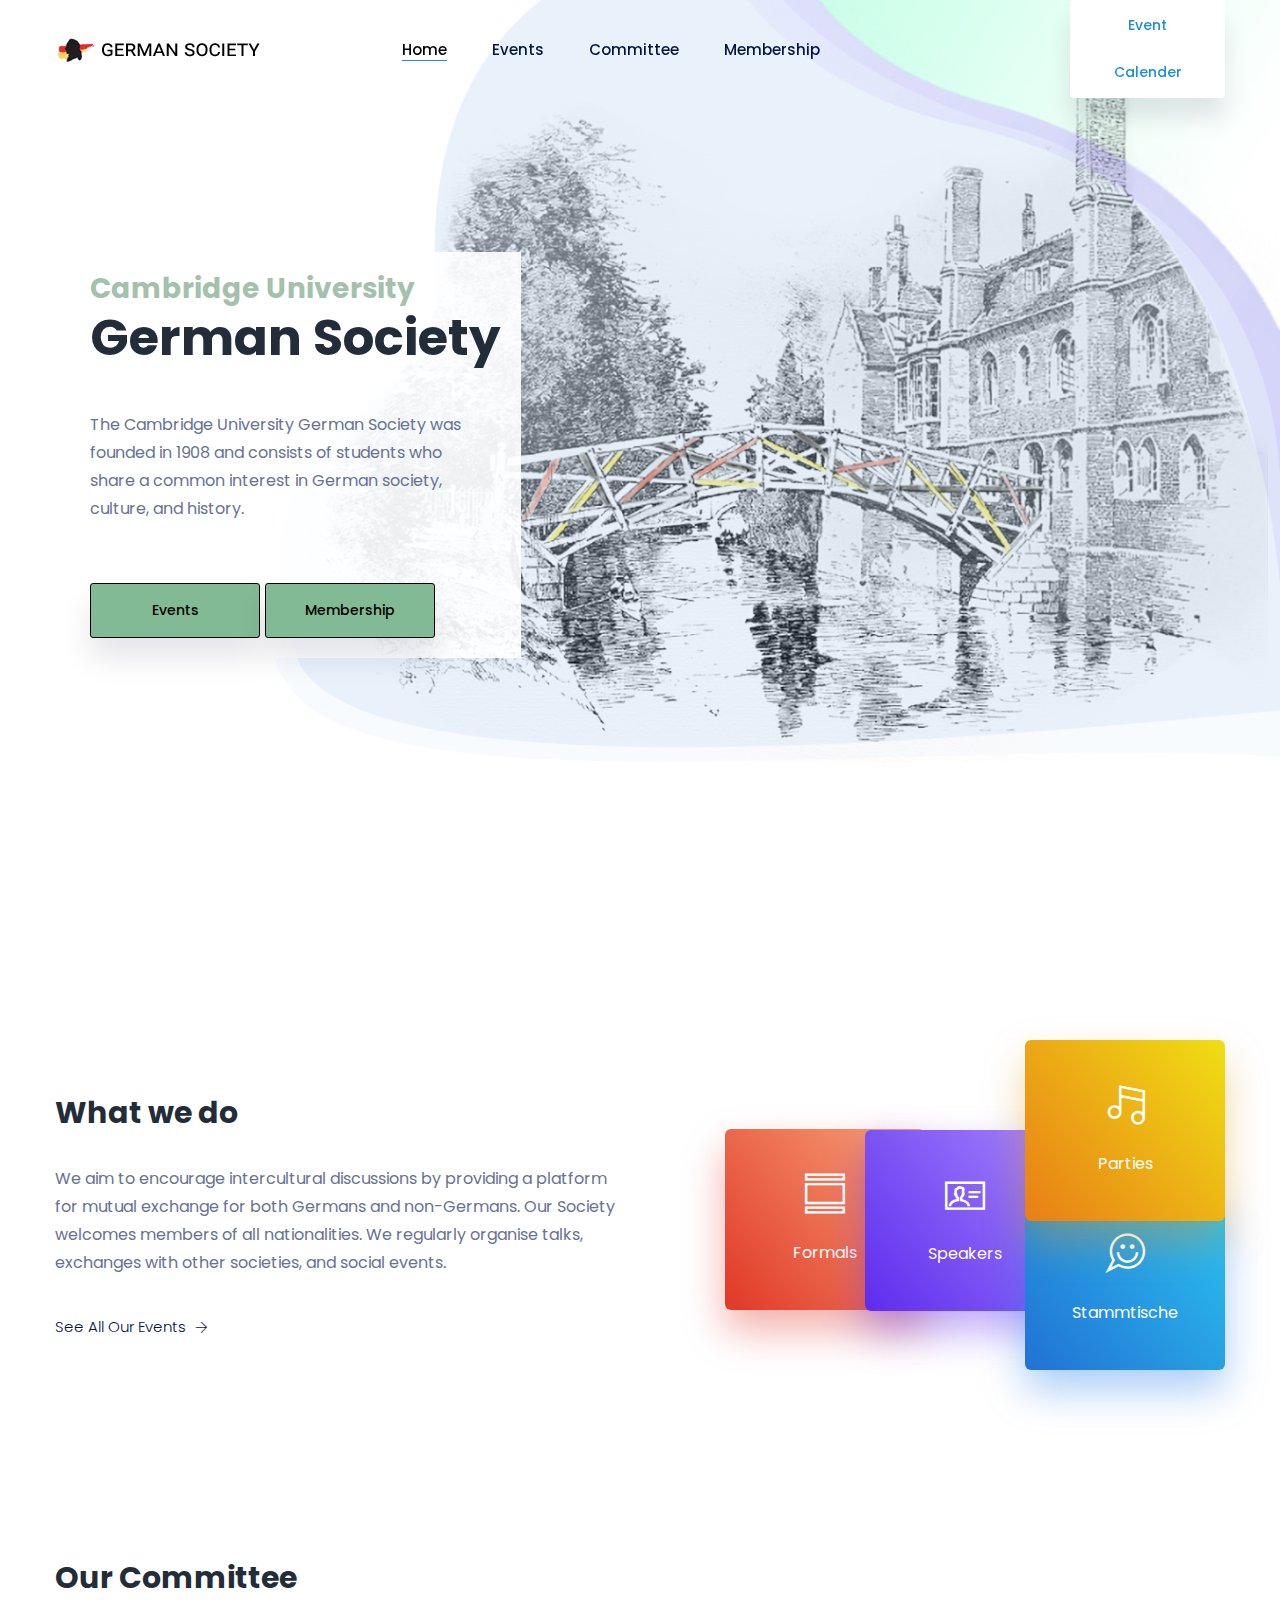
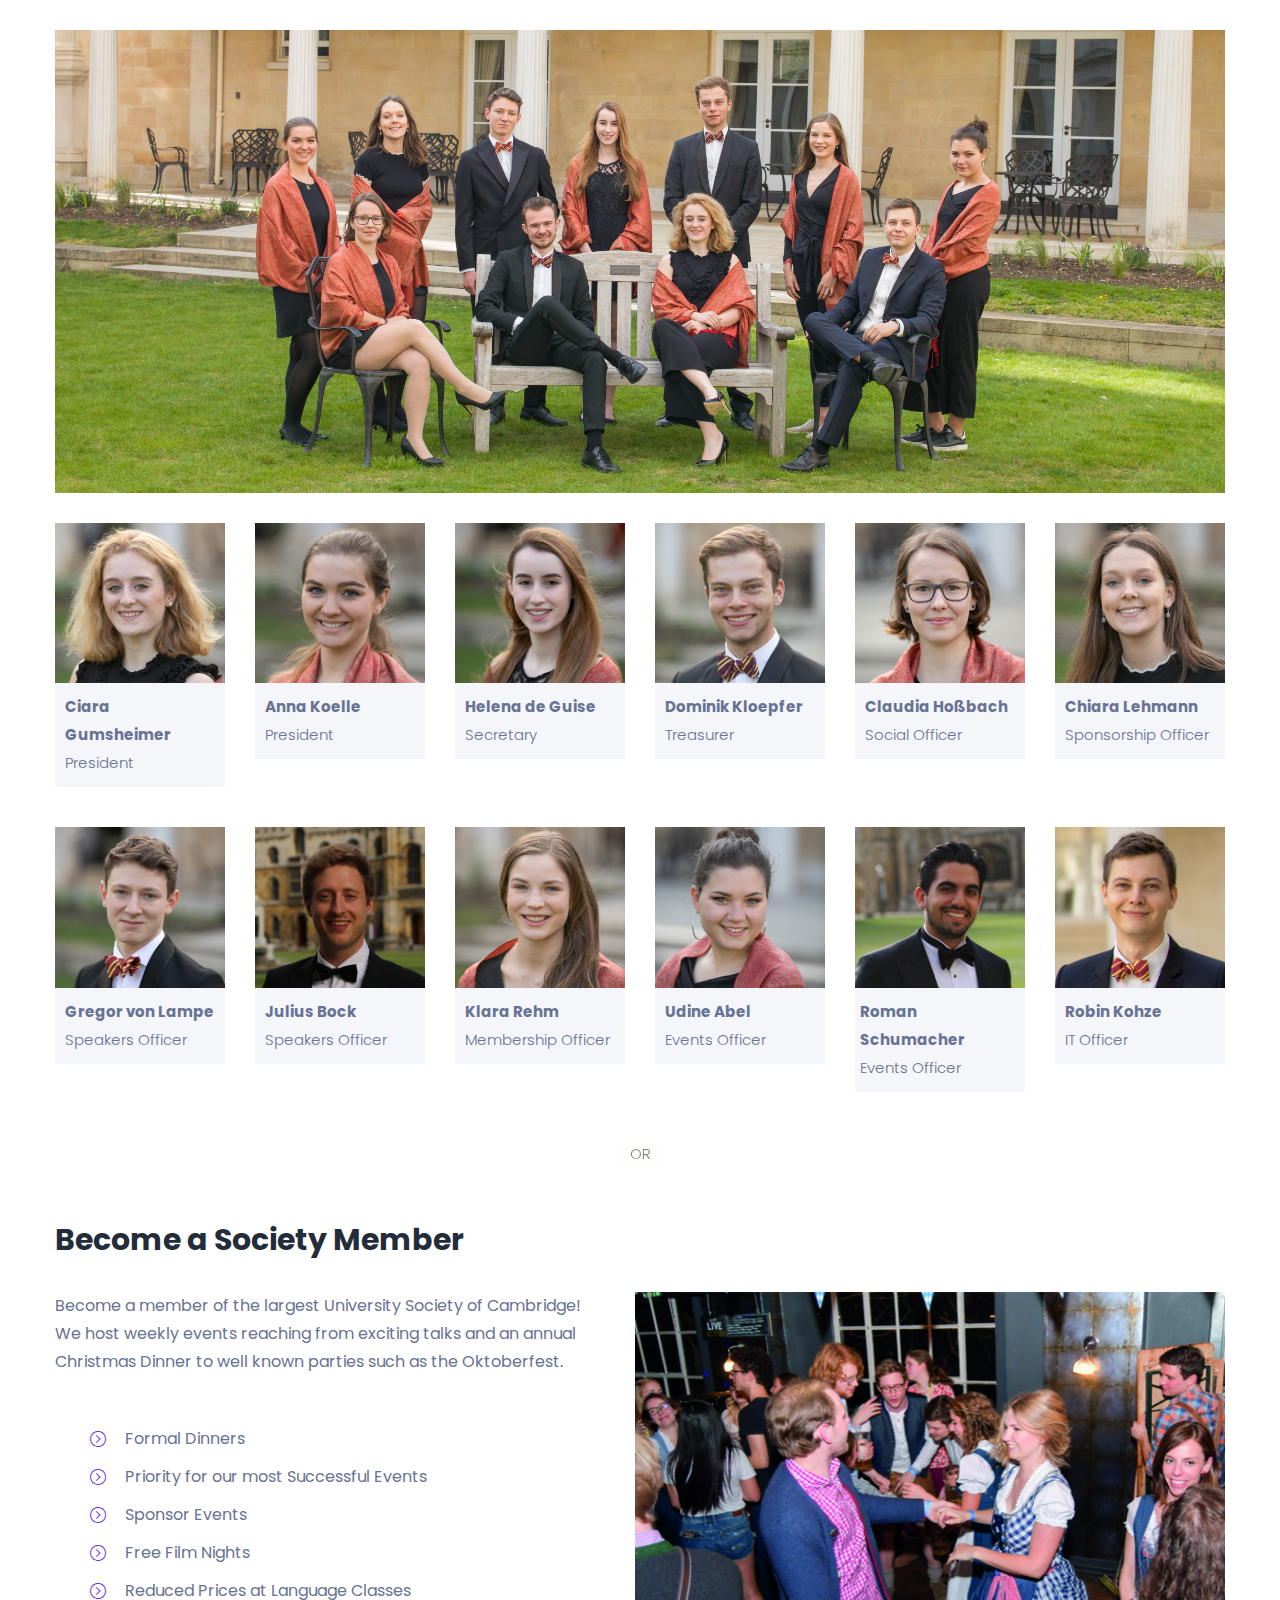
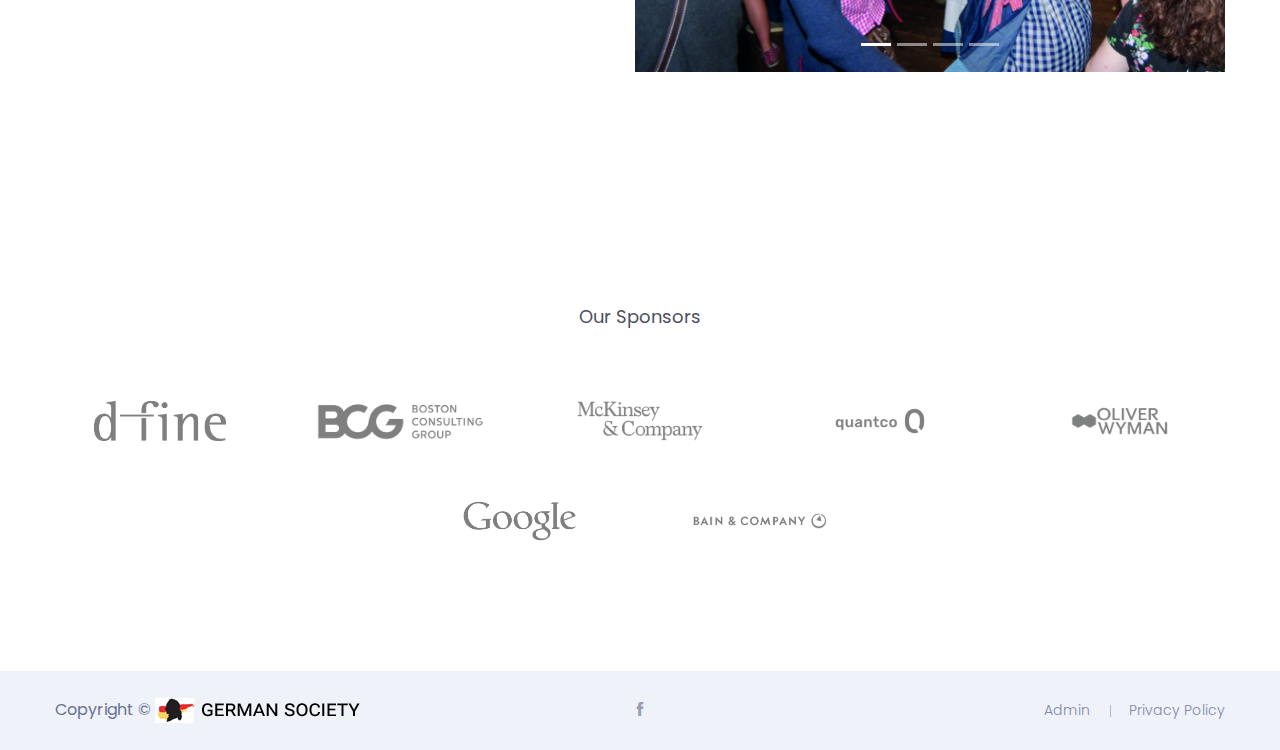
<file: index.html>
<!doctype html>
<html lang="en">

<head>
    <!-- Required meta tags -->
    <meta charset="utf-8">
    <meta name="viewport" content="width=device-width, initial-scale=1, shrink-to-fit=no">
    <link rel="shortcut icon" href="img/favicon.png" type="image/x-icon">
    <meta name="description" content="The official University of Cambridge German Society Page.">
    <meta name="keywords" content="Cambridge, University, German, Society, Events, Students">

    <title>Cambridge University German Society</title>
    <!-- Bootstrap CSS -->
    <link rel="stylesheet" href="css/bootstrap.min.css">
    <link rel="stylesheet" href="vendors/bootstrap-selector/css/bootstrap-select.min.css">
    <!--icon font css-->
    <link rel="stylesheet" href="vendors/themify-icon/themify-icons.css">
    <link rel="stylesheet" href="vendors/elagent/style.css">
    <link rel="stylesheet" href="vendors/flaticon/flaticon.css">
    <link rel="stylesheet" href="vendors/animation/animate.css">
    <link rel="stylesheet" href="vendors/owl-carousel/assets/owl.carousel.min.css">
    <link rel="stylesheet" href="vendors/magnify-pop/magnific-popup.css">
    <link rel="stylesheet" href="vendors/nice-select/nice-select.css">
    <link rel="stylesheet" href="vendors/scroll/jquery.mCustomScrollbar.min.css">
    <link rel="stylesheet" href="css/style.css">
    <link rel="stylesheet" href="css/responsive.css">
    <style type="text/css">
    @media screen and (min-width:1000px) {
   .toUpper {
     margin-top: -140px;
   } 

   .hr-text {
  line-height: 1em;
  position: relative;
  outline: 0;
  border: 0;
  color: black;
  text-align: center;
  height: 1.5em;
  opacity: .5;
  &:before {
    content: '';
    // use the linear-gradient for the fading effect
    // use a solid background color for a solid bar
    background: linear-gradient(to right, transparent, #818078, transparent);
    position: absolute;
    left: 0;
    top: 50%;
    width: 100%;
    height: 1px;
  }
  &:after {
    content: attr(data-content);
    position: relative;
    display: inline-block;
    color: black;

    padding: 0 .5em;
    line-height: 1.5em;
    // this is really the only tricky part, you need to specify the background color of the container element...
    color: #818078;
    background-color: #fcfcfa;
  }
}

}    
</style>
</head>

<body >
    
    <div class="body_wrapper">
        <header class="header_area">
            <nav class="navbar navbar-expand-lg menu_one menu_four container">
                <div class="container custom_container p0">
                    <a class="navbar-brand" href="#"><img src="img/logo.png" srcset="img/logo2x.png 2x" alt="logo"></a>
                    <button class="navbar-toggler collapsed" type="button" data-toggle="collapse" data-target="#navbarSupportedContent" aria-controls="navbarSupportedContent" aria-expanded="false" aria-label="Toggle navigation">
                        <span class="menu_toggle">
                            <span class="hamburger">
                                <span></span>
                                <span></span>
                                <span></span>
                            </span>
                            <span class="hamburger-cross">
                                <span></span>
                                <span></span>
                            </span>
                        </span>
                    </button>

                    <div class="collapse navbar-collapse" id="navbarSupportedContent">
                        <ul class="navbar-nav menu pl_120 mr-auto ml-auto">
                            <li class="nav-item active">
                                <a class="nav-link dropdown-toggle" href="./index.html" role="button"  aria-haspopup="true" aria-expanded="false">
                                    Home
                                </a>
                                
                            </li>
                            <li class="nav-item"><a title="Pages" class="dropdown-toggle nav-link"  role="button" aria-haspopup="true" aria-expanded="false" href="./index.html#events">Events</a>
                            </li>
                             <li class="nav-item">
                                <a class="nav-link" href="./index.html#committee" role="button" aria-haspopup="true" aria-expanded="false">
                                Committee 
                                </a>
                            </li>
                            <li class="nav-item">
                                <a class="nav-link dropdown-toggle" href="./index.html#membership" role="button" aria-haspopup="true" aria-expanded="false">
                                    Membership
                                </a>
                            </li>
                           
                           
                        </ul>
                        <a class="btn_get btn_hover menu_cus" target="_blank" style="margin-left: 250px" href="https://www.facebook.com/pg/germansociety/events/?ref=page_internal">Event Calender</a>
                    </div>
                </div>
            </nav>
        </header>

        <section class="agency_banner_area ">
            <img class="banner_shap" src="img/home4/banner_bg.png" alt="">
            <div class="container custom_container">
                <div class="row">
                    <div class="col-lg-5 d-flex align-items-center toUpper">
                        <div class="agency_content" style="background-color: rgba(255,255,255,0.9); padding: 20px">
                            <h3 class="f_700 t_color3 mb_40 wow fadeInLeft" data-wow-delay="0.1s" style="color:#A3C1AD; margin: 0">Cambridge University</h3>
                            <h2 class="f_700 t_color3 mb_40 wow fadeInLeft" data-wow-delay="0.3s">German Society</h2>
                            <p class="f_400 l_height28 wow fadeInLeft" style="max-width: 400px" data-wow-delay="0.4s">The Cambridge University German Society was founded in 1908 and consists of students who share a common interest in German society, culture, and history. </p>
                            <div class="action_btn d-flex align-items-center mt_60">
                                <a style="margin-right: 5px; width: 170px; text-align: center" href="#events" class="btn_hover agency_banner_btn wow fadeInLeft" data-wow-delay="0.5s">Events</a>

                                <a style="width: 170px; text-align: center" href="#membership" class="btn_hover agency_banner_btn wow fadeInLeft" data-wow-delay="0.5s">Membership</a>

                            </div>
                        </div>
                    </div>
                    <div class="col-lg-7 text-right">
                        <img class="protype_img wow fadeInRight" data-wow-delay="0.3s" style="height: 750px" alt="">
                    </div>
                </div>
                
            </div>
        </section>

        <section class="app_featured_area" id="events">
            <div class="container">
                <div class="row flex-row-reverse app_feature_info">
                    <div class="col-lg-6">
                        <div class="app_fetured_item">
                            <div class="app_item item_one" data-parallax='{"x": 0, "y": 50}'>
                                <i class="ti-music-alt f_size_40 w_color"></i>
                                <h6 class="f_p f_400 f_size_16 w_color l_height45">Parties</h6>
                            </div>
                            <div class="app_item item_two" data-parallax='{"x": 0, "y": -30}'>
                                <i class="ti-id-badge f_size_40 w_color"></i>
                                <h6 class="f_p f_400 f_size_16 w_color l_height45">Speakers</h6>
                            </div>
                            <div class="app_item item_three" data-parallax='{"x": 50, "y": 10}'>
                                <i class="ti-layout-accordion-separated f_size_40 w_color"></i>
                                <h6 class="f_p f_400 f_size_16 w_color l_height45">Formals</h6>
                            </div>
                            <div class="app_item item_four" data-parallax='{"x": -20, "y": 50}'>
                                <i class="ti-comments-smiley f_size_40 w_color"></i>
                                <h6 class="f_p f_400 f_size_16 w_color l_height45">Stammtische</h6>
                            </div>
                        </div>
                    </div>
                    <div class="col-lg-6">
                        <div class="app_featured_content">
                            <h2 class="f_p f_size_30 f_700 t_color3 l_height45 pr_70 mb-30">What we do</h2>
                            <p class="f_400">We aim to encourage intercultural discussions by providing a platform for mutual exchange for both Germans and non-Germans. Our Society welcomes members of all nationalities. We regularly organise talks, exchanges with other societies, and social events.</p>
                            <a href="https://www.facebook.com/pg/germansociety/events/?ref=page_internal" target="_blank" class="learn_btn_two">See All Our Events <i class="ti-arrow-right"></i></a>
                        </div>
                    </div>
                </div>
            </div>
        </section>

        <div id="committee">
        <section class="case_study_area sec_pad">
            <div class="container">
              <h2 class="f_p f_size_30 f_700 t_color3 l_height45 pr_70 mb-30">Our Committee</h2>
                <div class="row case_study_item" style="padding: 0px 15px 0px 15px">
                    <img src="img/new/case/19CU41-1_compressed.jpg" alt="">
                </div>
            </div>
        </section>

       <section class="case_study_area sec_pad">
            <div class="container">
                <div class="row">
                    <div class="col-lg-2 col-sm-6">
                        <div class="case_study_item">
                            <img src="img/new/case/case_01.jpg" alt="">
                            <div class="text" style="padding: 10px;">
                                
                                    <h7 style="height: 40px; font-weight: bold; ">Ciara Gumsheimer</h7>
                                <p>President</p>
                            </div>
                        </div>
                    </div>
                    <div class="col-lg-2 col-sm-6">
                        <div class="case_study_item">
                            <img src="img/new/case/case_02.jpg" alt="">
                            <div class="text" style="padding: 10px;">
                                
                                    <h7 style="height: 40px; font-weight: bold; ">Anna Koelle</h7>
                                <p>President</p>
                            </div>
                        </div>
                    </div>
                    <div class="col-lg-2 col-sm-6">
                        <div class="case_study_item">
                            <img src="img/new/case/case_03.jpg" alt="">
                            <div class="text" style="padding: 10px;">
                                
                                    <h7 style="height: 40px; font-weight: bold; ">Helena de Guise</h7>
                                <p>Secretary</p>
                            </div>
                        </div>
                    </div>
                    <div class="col-lg-2 col-sm-6">
                        <div class="case_study_item">
                            <img src="img/new/case/case_04.jpg" alt="">
                            <div class="text" style="padding: 10px;">
                                
                                    <h7 style="height: 40px; font-weight: bold; ">Dominik Kloepfer</h7>
                                <p>Treasurer</p>
                            </div>
                        </div>
                    </div>
                    <div class="col-lg-2 col-sm-6">
                        <div class="case_study_item">
                            <img src="img/new/case/case_05.jpg" alt="">
                            <div class="text" style="padding: 10px;">
                                
                                    <h7 style="height: 40px; font-weight: bold; ">Claudia Hoßbach</h7>
                                <p>Social Officer</p>
                            </div>
                        </div>
                    </div>
                   
                     <div class="col-lg-2 col-sm-6">
                        <div class="case_study_item">
                            <img src="img/new/case/case_09.jpg" alt="">
                            <div class="text" style="padding: 10px;">
                                
                                    <h7 style="height: 40px; font-weight: bold; ">Chiara Lehmann</h7>
                                <p>Sponsorship Officer</p>
                            </div>
                        </div>
                    </div>
                    <div class="col-lg-2 col-sm-6">
                        <div class="case_study_item">
                            <img src="img/new/case/case_07.jpg" alt="">
                            <div class="text" style="padding: 10px;">
                                
                                    <h7 style="height: 40px; font-weight: bold; ">Gregor von Lampe</h7>
                                <p>Speakers Officer</p>
                            </div>
                        </div>
                    </div>
                    <div class="col-lg-2 col-sm-6">
                        <div class="case_study_item">
                            <img src="img/new/case/case_12.jpg" alt="">
                            <div class="text" style="padding: 10px;">
                                    <h7 style="height: 40px; font-weight: bold; ">Julius Bock</h7>
                                <p>Speakers Officer</p>
                            </div>
                        </div>
                    </div>
                    <div class="col-lg-2 col-sm-6">
                        <div class="case_study_item">
                            <img src="img/new/case/case_08.jpg" alt="">
                            <div class="text" style="padding: 10px;">
                                
                                    <h7 style="height: 40px; font-weight: bold; ">Klara Rehm</h7>
                                <p>Membership Officer</p>
                            </div>
                        </div>
                    </div>

                     <div class="col-lg-2 col-sm-6">
                        <div class="case_study_item">
                            <img src="img/new/case/case_06.jpg" alt="">
                            <div class="text" style="padding: 10px;">
                                
                                    <h7 style="height: 40px; font-weight: bold; ">Udine Abel</h7>
                                <p>Events Officer</p>
                            </div>
                        </div>
                    </div>
                   
                    <div class="col-lg-2 col-sm-6">
                        <div class="case_study_item">
                            <img src="img/new/case/case_13.jpg" alt="">
                            <div class="text" style="padding: 10px 5px 10px 5px;">
                                
                                
                                    <h7 style="height: 40px; font-weight: bold; ">Roman Schumacher</h7>
                                <p>Events Officer</p>
                            </div>
                        </div>
                    </div>
                    
                    <div class="col-lg-2 col-sm-6">
                        <div class="case_study_item">
                            <img src="img/new/case/case_11.jpg" alt="">
                            <div class="text" style="padding: 10px;">
                                
                                
                                    <h7 style="height: 40px; font-weight: bold; ">Robin Kohze</h7>
                                <p>IT Officer</p>
                            </div>
                        </div>
                    </div>
                </div>
            </div>
        </section>

    </div>
     <hr class="hr-text" data-content="OR">

     <section class="service_details_area sec_pad" id="membership">
            <div class="container">
              <h2 class="f_p f_size_30 f_700 t_color3 l_height45 pr_70 mb-30">Become a Society Member</h2>

                <div class="row">
                    
                    <div class="col-lg-6">
                        <div class="service_details">
                            <p class="f_400 mb_50">Become  a member of the largest University Society of Cambridge! <br> We host weekly events reaching from exciting talks and an annual Christmas Dinner to well known parties such as the Oktoberfest. </p>
                            <ul class="list-unstyled mb-20">
                                <li><i class="ti-arrow-circle-right"></i>Formal Dinners</li>
                                <li><i class="ti-arrow-circle-right"></i>Priority for our most Successful Events</li>
                                <li><i class="ti-arrow-circle-right"></i>Sponsor Events</li>
                                <li><i class="ti-arrow-circle-right"></i>Free Film Nights</li>
                                <li><i class="ti-arrow-circle-right"></i>Reduced Prices at Language Classes</li>
                            </ul>
                            <div class="action_btn d-flex align-items-center mt_60">
                                <a style="" href="./signUp.html" class="btn_hover agency_banner_btn wow fadeInLeft" data-wow-delay="0.5s">Sign Up</a>
                            </div>
                        </div>
                    </div>
                    <div class="col-lg-6">
                        <div class="service_details_img" style="padding-left: 60px" >
                              <div id="carouselExampleIndicators" class="carousel slide" data-ride="carousel">
                          <ol class="carousel-indicators">
                            <li data-target="#carouselExampleIndicators" data-slide-to="0" class="active"></li>
                            <li data-target="#carouselExampleIndicators" data-slide-to="1"></li>
                            <li data-target="#carouselExampleIndicators" data-slide-to="2"></li>
                            <li data-target="#carouselExampleIndicators" data-slide-to="3"></li>

                          </ol>
                          <div class="carousel-inner">
                            <div class="carousel-item active">
                              <img class="d-block w-100" src="img/home4/img1.jpg" alt="First slide">
                            </div>
                            <div class="carousel-item">
                              <img class="d-block w-100" src="img/home4/img2.jpg" alt="Second slide">
                            </div>
                            <div class="carousel-item">
                              <img class="d-block w-100" src="img/home4/img3.jpg" alt="Third slide">
                            </div>
                            <div class="carousel-item">
                              <img class="d-block w-100" src="img/home4/img4.jpg" alt="Fourth slide">
                            </div>
                          </div>
                          
                        </div>
                        </div>
                    </div>
                </div>
            </div>
        </section>
       
       <section class="partner_logo_area_five container" style="margin-top: -50px">
            <div class="container">
                <h4 class="f_size_18 f_400 f_p text-center l_height28 mb_70">Our Sponsors</h4>
                <div class="row partner_info">
                    <div class="logo_item">
                        <a href="#"><img style="height: 40px" src="img/home3/logo_01.png" alt=""></a>
                    </div>
                    <div class="logo_item">
                        <a href="#"><img style="height: 40px" src="img/home3/logo_02.png" alt=""></a>
                    </div>
                    <div class="logo_item">
                        <a href="#"><img style="height: 40px" src="img/home3/logo_03.png" alt=""></a>
                    </div>
                    <div class="logo_item">
                        <a href="#"><img style="height: 40px" src="img/home3/logo_04.png" alt=""></a>
                    </div>
                    <div class="logo_item">
                        <a href="#"><img style="height: 40px" src="img/home3/logo_05.png" alt=""></a>
                    </div>
                    <div class="logo_item">
                        <a href="#"><img style="height: 40px" src="img/home3/logo_06.png" alt=""></a>
                    </div>
                    <div class="logo_item">
                        <a href="#"><img style="height: 40px" src="img/home3/logo_07.png" alt=""></a>
                    </div>
                    
                </div>
            </div>
        </section>
       
        <footer class="footer_area footer_area_four f_bg">
           
            <div class="footer_bottom">
                <div class="container">
                    <div class="row align-items-center">
                        <div class="col-lg-4 col-md-5 col-sm-6">
                            <p class="mb-0 f_400">Copyright © <a href="index.html" class="f-logo"><img src="img/logo.png" srcset="img/logo2x.png 2x" alt=""></a></p>
                        </div>
                        <div class="col-lg-4 col-md-3 col-sm-6">
                            <div class="f_social_icon_two text-center">
                                <a href="https://www.facebook.com/germansociety/"><i class="ti-facebook"></i></a>
                            </div>
                        </div>
                        <div class="col-lg-4 col-md-4 col-sm-12">
                            <ul class="list-unstyled f_menu text-right">
                                <li><a href="admin.html">Admin</a></li>
                                <li><a href="#">Privacy Policy</a></li>
                            </ul>
                        </div>
                    </div>
                </div>
            </div>
        </footer>
    </div>
    <!-- jQuery first, then Popper.js, then Bootstrap JS -->
    <script src="js/jquery-3.2.1.min.js"></script>
    <script src="js/propper.js"></script>
    <script src="js/bootstrap.min.js"></script>
    <script src="vendors/bootstrap-selector/js/bootstrap-select.min.js"></script>
    <script src="vendors/wow/wow.min.js"></script>
    <script src="vendors/sckroller/jquery.parallax-scroll.js"></script>
    <script src="vendors/owl-carousel/owl.carousel.min.js"></script>
    <script src="vendors/nice-select/jquery.nice-select.min.js"></script>
    <script src="vendors/imagesloaded/imagesloaded.pkgd.min.js"></script>
    <script src="vendors/isotope/isotope-min.js"></script>
    <script src="vendors/magnify-pop/jquery.magnific-popup.min.js"></script>
    <script src="js/plugins.js"></script>
    <script src="vendors/scroll/jquery.mCustomScrollbar.concat.min.js"></script>
    <script src="js/main.js"></script>
    <script> 
        $('.carousel').carousel({
  interval: 4000
})

        $('a[href*="#"]')
  // Remove links that don't actually link to anything
  .not('[href="#"]')
  .not('[href="#0"]')
  .click(function(event) {
    // On-page links
    if (
      location.pathname.replace(/^\//, '') == this.pathname.replace(/^\//, '') 
      && 
      location.hostname == this.hostname
    ) {
      // Figure out element to scroll to
      var target = $(this.hash);
      target = target.length ? target : $('[name=' + this.hash.slice(1) + ']');
      // Does a scroll target exist?
      if (target.length) {
        // Only prevent default if animation is actually gonna happen
        event.preventDefault();
        $('html, body').animate({
          scrollTop: target.offset().top
        }, 1000, function() {
          // Callback after animation
          // Must change focus!
          var $target = $(target);
          $target.focus();
          if ($target.is(":focus")) { // Checking if the target was focused
            return false;
          } else {
            $target.attr('tabindex','-1'); // Adding tabindex for elements not focusable
            $target.focus(); // Set focus again
          };
        });
      }
    }
  });
</script>
</body>

</html>
</file>
<file: vendors/themify-icon/themify-icons.css>
@font-face {
	font-family: 'themify';
	src:url('fonts/themify.eot?-fvbane');
	src:url('fonts/themify.eot?#iefix-fvbane') format('embedded-opentype'),
		url('fonts/themify.woff?-fvbane') format('woff'),
		url('fonts/themify.ttf?-fvbane') format('truetype'),
		url('fonts/themify.svg?-fvbane#themify') format('svg');
	font-weight: normal;
	font-style: normal;
}

[class^="ti-"], [class*=" ti-"] {
	font-family: 'themify';
	speak: none;
	font-style: normal;
	font-weight: normal;
	font-variant: normal;
	text-transform: none;
	line-height: 1;

	/* Better Font Rendering =========== */
	-webkit-font-smoothing: antialiased;
	-moz-osx-font-smoothing: grayscale;
}

.ti-wand:before {
	content: "\e600";
}
.ti-volume:before {
	content: "\e601";
}
.ti-user:before {
	content: "\e602";
}
.ti-unlock:before {
	content: "\e603";
}
.ti-unlink:before {
	content: "\e604";
}
.ti-trash:before {
	content: "\e605";
}
.ti-thought:before {
	content: "\e606";
}
.ti-target:before {
	content: "\e607";
}
.ti-tag:before {
	content: "\e608";
}
.ti-tablet:before {
	content: "\e609";
}
.ti-star:before {
	content: "\e60a";
}
.ti-spray:before {
	content: "\e60b";
}
.ti-signal:before {
	content: "\e60c";
}
.ti-shopping-cart:before {
	content: "\e60d";
}
.ti-shopping-cart-full:before {
	content: "\e60e";
}
.ti-settings:before {
	content: "\e60f";
}
.ti-search:before {
	content: "\e610";
}
.ti-zoom-in:before {
	content: "\e611";
}
.ti-zoom-out:before {
	content: "\e612";
}
.ti-cut:before {
	content: "\e613";
}
.ti-ruler:before {
	content: "\e614";
}
.ti-ruler-pencil:before {
	content: "\e615";
}
.ti-ruler-alt:before {
	content: "\e616";
}
.ti-bookmark:before {
	content: "\e617";
}
.ti-bookmark-alt:before {
	content: "\e618";
}
.ti-reload:before {
	content: "\e619";
}
.ti-plus:before {
	content: "\e61a";
}
.ti-pin:before {
	content: "\e61b";
}
.ti-pencil:before {
	content: "\e61c";
}
.ti-pencil-alt:before {
	content: "\e61d";
}
.ti-paint-roller:before {
	content: "\e61e";
}
.ti-paint-bucket:before {
	content: "\e61f";
}
.ti-na:before {
	content: "\e620";
}
.ti-mobile:before {
	content: "\e621";
}
.ti-minus:before {
	content: "\e622";
}
.ti-medall:before {
	content: "\e623";
}
.ti-medall-alt:before {
	content: "\e624";
}
.ti-marker:before {
	content: "\e625";
}
.ti-marker-alt:before {
	content: "\e626";
}
.ti-arrow-up:before {
	content: "\e627";
}
.ti-arrow-right:before {
	content: "\e628";
}
.ti-arrow-left:before {
	content: "\e629";
}
.ti-arrow-down:before {
	content: "\e62a";
}
.ti-lock:before {
	content: "\e62b";
}
.ti-location-arrow:before {
	content: "\e62c";
}
.ti-link:before {
	content: "\e62d";
}
.ti-layout:before {
	content: "\e62e";
}
.ti-layers:before {
	content: "\e62f";
}
.ti-layers-alt:before {
	content: "\e630";
}
.ti-key:before {
	content: "\e631";
}
.ti-import:before {
	content: "\e632";
}
.ti-image:before {
	content: "\e633";
}
.ti-heart:before {
	content: "\e634";
}
.ti-heart-broken:before {
	content: "\e635";
}
.ti-hand-stop:before {
	content: "\e636";
}
.ti-hand-open:before {
	content: "\e637";
}
.ti-hand-drag:before {
	content: "\e638";
}
.ti-folder:before {
	content: "\e639";
}
.ti-flag:before {
	content: "\e63a";
}
.ti-flag-alt:before {
	content: "\e63b";
}
.ti-flag-alt-2:before {
	content: "\e63c";
}
.ti-eye:before {
	content: "\e63d";
}
.ti-export:before {
	content: "\e63e";
}
.ti-exchange-vertical:before {
	content: "\e63f";
}
.ti-desktop:before {
	content: "\e640";
}
.ti-cup:before {
	content: "\e641";
}
.ti-crown:before {
	content: "\e642";
}
.ti-comments:before {
	content: "\e643";
}
.ti-comment:before {
	content: "\e644";
}
.ti-comment-alt:before {
	content: "\e645";
}
.ti-close:before {
	content: "\e646";
}
.ti-clip:before {
	content: "\e647";
}
.ti-angle-up:before {
	content: "\e648";
}
.ti-angle-right:before {
	content: "\e649";
}
.ti-angle-left:before {
	content: "\e64a";
}
.ti-angle-down:before {
	content: "\e64b";
}
.ti-check:before {
	content: "\e64c";
}
.ti-check-box:before {
	content: "\e64d";
}
.ti-camera:before {
	content: "\e64e";
}
.ti-announcement:before {
	content: "\e64f";
}
.ti-brush:before {
	content: "\e650";
}
.ti-briefcase:before {
	content: "\e651";
}
.ti-bolt:before {
	content: "\e652";
}
.ti-bolt-alt:before {
	content: "\e653";
}
.ti-blackboard:before {
	content: "\e654";
}
.ti-bag:before {
	content: "\e655";
}
.ti-move:before {
	content: "\e656";
}
.ti-arrows-vertical:before {
	content: "\e657";
}
.ti-arrows-horizontal:before {
	content: "\e658";
}
.ti-fullscreen:before {
	content: "\e659";
}
.ti-arrow-top-right:before {
	content: "\e65a";
}
.ti-arrow-top-left:before {
	content: "\e65b";
}
.ti-arrow-circle-up:before {
	content: "\e65c";
}
.ti-arrow-circle-right:before {
	content: "\e65d";
}
.ti-arrow-circle-left:before {
	content: "\e65e";
}
.ti-arrow-circle-down:before {
	content: "\e65f";
}
.ti-angle-double-up:before {
	content: "\e660";
}
.ti-angle-double-right:before {
	content: "\e661";
}
.ti-angle-double-left:before {
	content: "\e662";
}
.ti-angle-double-down:before {
	content: "\e663";
}
.ti-zip:before {
	content: "\e664";
}
.ti-world:before {
	content: "\e665";
}
.ti-wheelchair:before {
	content: "\e666";
}
.ti-view-list:before {
	content: "\e667";
}
.ti-view-list-alt:before {
	content: "\e668";
}
.ti-view-grid:before {
	content: "\e669";
}
.ti-uppercase:before {
	content: "\e66a";
}
.ti-upload:before {
	content: "\e66b";
}
.ti-underline:before {
	content: "\e66c";
}
.ti-truck:before {
	content: "\e66d";
}
.ti-timer:before {
	content: "\e66e";
}
.ti-ticket:before {
	content: "\e66f";
}
.ti-thumb-up:before {
	content: "\e670";
}
.ti-thumb-down:before {
	content: "\e671";
}
.ti-text:before {
	content: "\e672";
}
.ti-stats-up:before {
	content: "\e673";
}
.ti-stats-down:before {
	content: "\e674";
}
.ti-split-v:before {
	content: "\e675";
}
.ti-split-h:before {
	content: "\e676";
}
.ti-smallcap:before {
	content: "\e677";
}
.ti-shine:before {
	content: "\e678";
}
.ti-shift-right:before {
	content: "\e679";
}
.ti-shift-left:before {
	content: "\e67a";
}
.ti-shield:before {
	content: "\e67b";
}
.ti-notepad:before {
	content: "\e67c";
}
.ti-server:before {
	content: "\e67d";
}
.ti-quote-right:before {
	content: "\e67e";
}
.ti-quote-left:before {
	content: "\e67f";
}
.ti-pulse:before {
	content: "\e680";
}
.ti-printer:before {
	content: "\e681";
}
.ti-power-off:before {
	content: "\e682";
}
.ti-plug:before {
	content: "\e683";
}
.ti-pie-chart:before {
	content: "\e684";
}
.ti-paragraph:before {
	content: "\e685";
}
.ti-panel:before {
	content: "\e686";
}
.ti-package:before {
	content: "\e687";
}
.ti-music:before {
	content: "\e688";
}
.ti-music-alt:before {
	content: "\e689";
}
.ti-mouse:before {
	content: "\e68a";
}
.ti-mouse-alt:before {
	content: "\e68b";
}
.ti-money:before {
	content: "\e68c";
}
.ti-microphone:before {
	content: "\e68d";
}
.ti-menu:before {
	content: "\e68e";
}
.ti-menu-alt:before {
	content: "\e68f";
}
.ti-map:before {
	content: "\e690";
}
.ti-map-alt:before {
	content: "\e691";
}
.ti-loop:before {
	content: "\e692";
}
.ti-location-pin:before {
	content: "\e693";
}
.ti-list:before {
	content: "\e694";
}
.ti-light-bulb:before {
	content: "\e695";
}
.ti-Italic:before {
	content: "\e696";
}
.ti-info:before {
	content: "\e697";
}
.ti-infinite:before {
	content: "\e698";
}
.ti-id-badge:before {
	content: "\e699";
}
.ti-hummer:before {
	content: "\e69a";
}
.ti-home:before {
	content: "\e69b";
}
.ti-help:before {
	content: "\e69c";
}
.ti-headphone:before {
	content: "\e69d";
}
.ti-harddrives:before {
	content: "\e69e";
}
.ti-harddrive:before {
	content: "\e69f";
}
.ti-gift:before {
	content: "\e6a0";
}
.ti-game:before {
	content: "\e6a1";
}
.ti-filter:before {
	content: "\e6a2";
}
.ti-files:before {
	content: "\e6a3";
}
.ti-file:before {
	content: "\e6a4";
}
.ti-eraser:before {
	content: "\e6a5";
}
.ti-envelope:before {
	content: "\e6a6";
}
.ti-download:before {
	content: "\e6a7";
}
.ti-direction:before {
	content: "\e6a8";
}
.ti-direction-alt:before {
	content: "\e6a9";
}
.ti-dashboard:before {
	content: "\e6aa";
}
.ti-control-stop:before {
	content: "\e6ab";
}
.ti-control-shuffle:before {
	content: "\e6ac";
}
.ti-control-play:before {
	content: "\e6ad";
}
.ti-control-pause:before {
	content: "\e6ae";
}
.ti-control-forward:before {
	content: "\e6af";
}
.ti-control-backward:before {
	content: "\e6b0";
}
.ti-cloud:before {
	content: "\e6b1";
}
.ti-cloud-up:before {
	content: "\e6b2";
}
.ti-cloud-down:before {
	content: "\e6b3";
}
.ti-clipboard:before {
	content: "\e6b4";
}
.ti-car:before {
	content: "\e6b5";
}
.ti-calendar:before {
	content: "\e6b6";
}
.ti-book:before {
	content: "\e6b7";
}
.ti-bell:before {
	content: "\e6b8";
}
.ti-basketball:before {
	content: "\e6b9";
}
.ti-bar-chart:before {
	content: "\e6ba";
}
.ti-bar-chart-alt:before {
	content: "\e6bb";
}
.ti-back-right:before {
	content: "\e6bc";
}
.ti-back-left:before {
	content: "\e6bd";
}
.ti-arrows-corner:before {
	content: "\e6be";
}
.ti-archive:before {
	content: "\e6bf";
}
.ti-anchor:before {
	content: "\e6c0";
}
.ti-align-right:before {
	content: "\e6c1";
}
.ti-align-left:before {
	content: "\e6c2";
}
.ti-align-justify:before {
	content: "\e6c3";
}
.ti-align-center:before {
	content: "\e6c4";
}
.ti-alert:before {
	content: "\e6c5";
}
.ti-alarm-clock:before {
	content: "\e6c6";
}
.ti-agenda:before {
	content: "\e6c7";
}
.ti-write:before {
	content: "\e6c8";
}
.ti-window:before {
	content: "\e6c9";
}
.ti-widgetized:before {
	content: "\e6ca";
}
.ti-widget:before {
	content: "\e6cb";
}
.ti-widget-alt:before {
	content: "\e6cc";
}
.ti-wallet:before {
	content: "\e6cd";
}
.ti-video-clapper:before {
	content: "\e6ce";
}
.ti-video-camera:before {
	content: "\e6cf";
}
.ti-vector:before {
	content: "\e6d0";
}
.ti-themify-logo:before {
	content: "\e6d1";
}
.ti-themify-favicon:before {
	content: "\e6d2";
}
.ti-themify-favicon-alt:before {
	content: "\e6d3";
}
.ti-support:before {
	content: "\e6d4";
}
.ti-stamp:before {
	content: "\e6d5";
}
.ti-split-v-alt:before {
	content: "\e6d6";
}
.ti-slice:before {
	content: "\e6d7";
}
.ti-shortcode:before {
	content: "\e6d8";
}
.ti-shift-right-alt:before {
	content: "\e6d9";
}
.ti-shift-left-alt:before {
	content: "\e6da";
}
.ti-ruler-alt-2:before {
	content: "\e6db";
}
.ti-receipt:before {
	content: "\e6dc";
}
.ti-pin2:before {
	content: "\e6dd";
}
.ti-pin-alt:before {
	content: "\e6de";
}
.ti-pencil-alt2:before {
	content: "\e6df";
}
.ti-palette:before {
	content: "\e6e0";
}
.ti-more:before {
	content: "\e6e1";
}
.ti-more-alt:before {
	content: "\e6e2";
}
.ti-microphone-alt:before {
	content: "\e6e3";
}
.ti-magnet:before {
	content: "\e6e4";
}
.ti-line-double:before {
	content: "\e6e5";
}
.ti-line-dotted:before {
	content: "\e6e6";
}
.ti-line-dashed:before {
	content: "\e6e7";
}
.ti-layout-width-full:before {
	content: "\e6e8";
}
.ti-layout-width-default:before {
	content: "\e6e9";
}
.ti-layout-width-default-alt:before {
	content: "\e6ea";
}
.ti-layout-tab:before {
	content: "\e6eb";
}
.ti-layout-tab-window:before {
	content: "\e6ec";
}
.ti-layout-tab-v:before {
	content: "\e6ed";
}
.ti-layout-tab-min:before {
	content: "\e6ee";
}
.ti-layout-slider:before {
	content: "\e6ef";
}
.ti-layout-slider-alt:before {
	content: "\e6f0";
}
.ti-layout-sidebar-right:before {
	content: "\e6f1";
}
.ti-layout-sidebar-none:before {
	content: "\e6f2";
}
.ti-layout-sidebar-left:before {
	content: "\e6f3";
}
.ti-layout-placeholder:before {
	content: "\e6f4";
}
.ti-layout-menu:before {
	content: "\e6f5";
}
.ti-layout-menu-v:before {
	content: "\e6f6";
}
.ti-layout-menu-separated:before {
	content: "\e6f7";
}
.ti-layout-menu-full:before {
	content: "\e6f8";
}
.ti-layout-media-right-alt:before {
	content: "\e6f9";
}
.ti-layout-media-right:before {
	content: "\e6fa";
}
.ti-layout-media-overlay:before {
	content: "\e6fb";
}
.ti-layout-media-overlay-alt:before {
	content: "\e6fc";
}
.ti-layout-media-overlay-alt-2:before {
	content: "\e6fd";
}
.ti-layout-media-left-alt:before {
	content: "\e6fe";
}
.ti-layout-media-left:before {
	content: "\e6ff";
}
.ti-layout-media-center-alt:before {
	content: "\e700";
}
.ti-layout-media-center:before {
	content: "\e701";
}
.ti-layout-list-thumb:before {
	content: "\e702";
}
.ti-layout-list-thumb-alt:before {
	content: "\e703";
}
.ti-layout-list-post:before {
	content: "\e704";
}
.ti-layout-list-large-image:before {
	content: "\e705";
}
.ti-layout-line-solid:before {
	content: "\e706";
}
.ti-layout-grid4:before {
	content: "\e707";
}
.ti-layout-grid3:before {
	content: "\e708";
}
.ti-layout-grid2:before {
	content: "\e709";
}
.ti-layout-grid2-thumb:before {
	content: "\e70a";
}
.ti-layout-cta-right:before {
	content: "\e70b";
}
.ti-layout-cta-left:before {
	content: "\e70c";
}
.ti-layout-cta-center:before {
	content: "\e70d";
}
.ti-layout-cta-btn-right:before {
	content: "\e70e";
}
.ti-layout-cta-btn-left:before {
	content: "\e70f";
}
.ti-layout-column4:before {
	content: "\e710";
}
.ti-layout-column3:before {
	content: "\e711";
}
.ti-layout-column2:before {
	content: "\e712";
}
.ti-layout-accordion-separated:before {
	content: "\e713";
}
.ti-layout-accordion-merged:before {
	content: "\e714";
}
.ti-layout-accordion-list:before {
	content: "\e715";
}
.ti-ink-pen:before {
	content: "\e716";
}
.ti-info-alt:before {
	content: "\e717";
}
.ti-help-alt:before {
	content: "\e718";
}
.ti-headphone-alt:before {
	content: "\e719";
}
.ti-hand-point-up:before {
	content: "\e71a";
}
.ti-hand-point-right:before {
	content: "\e71b";
}
.ti-hand-point-left:before {
	content: "\e71c";
}
.ti-hand-point-down:before {
	content: "\e71d";
}
.ti-gallery:before {
	content: "\e71e";
}
.ti-face-smile:before {
	content: "\e71f";
}
.ti-face-sad:before {
	content: "\e720";
}
.ti-credit-card:before {
	content: "\e721";
}
.ti-control-skip-forward:before {
	content: "\e722";
}
.ti-control-skip-backward:before {
	content: "\e723";
}
.ti-control-record:before {
	content: "\e724";
}
.ti-control-eject:before {
	content: "\e725";
}
.ti-comments-smiley:before {
	content: "\e726";
}
.ti-brush-alt:before {
	content: "\e727";
}
.ti-youtube:before {
	content: "\e728";
}
.ti-vimeo:before {
	content: "\e729";
}
.ti-twitter:before {
	content: "\e72a";
}
.ti-time:before {
	content: "\e72b";
}
.ti-tumblr:before {
	content: "\e72c";
}
.ti-skype:before {
	content: "\e72d";
}
.ti-share:before {
	content: "\e72e";
}
.ti-share-alt:before {
	content: "\e72f";
}
.ti-rocket:before {
	content: "\e730";
}
.ti-pinterest:before {
	content: "\e731";
}
.ti-new-window:before {
	content: "\e732";
}
.ti-microsoft:before {
	content: "\e733";
}
.ti-list-ol:before {
	content: "\e734";
}
.ti-linkedin:before {
	content: "\e735";
}
.ti-layout-sidebar-2:before {
	content: "\e736";
}
.ti-layout-grid4-alt:before {
	content: "\e737";
}
.ti-layout-grid3-alt:before {
	content: "\e738";
}
.ti-layout-grid2-alt:before {
	content: "\e739";
}
.ti-layout-column4-alt:before {
	content: "\e73a";
}
.ti-layout-column3-alt:before {
	content: "\e73b";
}
.ti-layout-column2-alt:before {
	content: "\e73c";
}
.ti-instagram:before {
	content: "\e73d";
}
.ti-google:before {
	content: "\e73e";
}
.ti-github:before {
	content: "\e73f";
}
.ti-flickr:before {
	content: "\e740";
}
.ti-facebook:before {
	content: "\e741";
}
.ti-dropbox:before {
	content: "\e742";
}
.ti-dribbble:before {
	content: "\e743";
}
.ti-apple:before {
	content: "\e744";
}
.ti-android:before {
	content: "\e745";
}
.ti-save:before {
	content: "\e746";
}
.ti-save-alt:before {
	content: "\e747";
}
.ti-yahoo:before {
	content: "\e748";
}
.ti-wordpress:before {
	content: "\e749";
}
.ti-vimeo-alt:before {
	content: "\e74a";
}
.ti-twitter-alt:before {
	content: "\e74b";
}
.ti-tumblr-alt:before {
	content: "\e74c";
}
.ti-trello:before {
	content: "\e74d";
}
.ti-stack-overflow:before {
	content: "\e74e";
}
.ti-soundcloud:before {
	content: "\e74f";
}
.ti-sharethis:before {
	content: "\e750";
}
.ti-sharethis-alt:before {
	content: "\e751";
}
.ti-reddit:before {
	content: "\e752";
}
.ti-pinterest-alt:before {
	content: "\e753";
}
.ti-microsoft-alt:before {
	content: "\e754";
}
.ti-linux:before {
	content: "\e755";
}
.ti-jsfiddle:before {
	content: "\e756";
}
.ti-joomla:before {
	content: "\e757";
}
.ti-html5:before {
	content: "\e758";
}
.ti-flickr-alt:before {
	content: "\e759";
}
.ti-email:before {
	content: "\e75a";
}
.ti-drupal:before {
	content: "\e75b";
}
.ti-dropbox-alt:before {
	content: "\e75c";
}
.ti-css3:before {
	content: "\e75d";
}
.ti-rss:before {
	content: "\e75e";
}
.ti-rss-alt:before {
	content: "\e75f";
}
</file>
<file: vendors/elagent/style.css>
@font-face {
	font-family: 'ElegantIcons';
	src:url('fonts/ElegantIcons.eot');
	src:url('fonts/ElegantIcons.eot?#iefix') format('embedded-opentype'),
		url('fonts/ElegantIcons.woff') format('woff'),
		url('fonts/ElegantIcons.ttf') format('truetype'),
		url('fonts/ElegantIcons.svg#ElegantIcons') format('svg');
	font-weight: normal;
	font-style: normal;
}

/* Use the following CSS code if you want to use data attributes for inserting your icons */
[data-icon]:before {
	font-family: 'ElegantIcons';
	content: attr(data-icon);
	speak: none;
	font-weight: normal;
	font-variant: normal;
	text-transform: none;
	line-height: 1;
	-webkit-font-smoothing: antialiased;
	-moz-osx-font-smoothing: grayscale;
}

/* Use the following CSS code if you want to have a class per icon */
/*
Instead of a list of all class selectors,
you can use the generic selector below, but it's slower:
[class*="your-class-prefix"] {
*/
.arrow_up, .arrow_down, .arrow_left, .arrow_right, .arrow_left-up, .arrow_right-up, .arrow_right-down, .arrow_left-down, .arrow-up-down, .arrow_up-down_alt, .arrow_left-right_alt, .arrow_left-right, .arrow_expand_alt2, .arrow_expand_alt, .arrow_condense, .arrow_expand, .arrow_move, .arrow_carrot-up, .arrow_carrot-down, .arrow_carrot-left, .arrow_carrot-right, .arrow_carrot-2up, .arrow_carrot-2down, .arrow_carrot-2left, .arrow_carrot-2right, .arrow_carrot-up_alt2, .arrow_carrot-down_alt2, .arrow_carrot-left_alt2, .arrow_carrot-right_alt2, .arrow_carrot-2up_alt2, .arrow_carrot-2down_alt2, .arrow_carrot-2left_alt2, .arrow_carrot-2right_alt2, .arrow_triangle-up, .arrow_triangle-down, .arrow_triangle-left, .arrow_triangle-right, .arrow_triangle-up_alt2, .arrow_triangle-down_alt2, .arrow_triangle-left_alt2, .arrow_triangle-right_alt2, .arrow_back, .icon_minus-06, .icon_plus, .icon_close, .icon_check, .icon_minus_alt2, .icon_plus_alt2, .icon_close_alt2, .icon_check_alt2, .icon_zoom-out_alt, .icon_zoom-in_alt, .icon_search, .icon_box-empty, .icon_box-selected, .icon_minus-box, .icon_plus-box, .icon_box-checked, .icon_circle-empty, .icon_circle-slelected, .icon_stop_alt2, .icon_stop, .icon_pause_alt2, .icon_pause, .icon_menu, .icon_menu-square_alt2, .icon_menu-circle_alt2, .icon_ul, .icon_ol, .icon_adjust-horiz, .icon_adjust-vert, .icon_document_alt, .icon_documents_alt, .icon_pencil, .icon_pencil-edit_alt, .icon_pencil-edit, .icon_folder-alt, .icon_folder-open_alt, .icon_folder-add_alt, .icon_info_alt, .icon_error-oct_alt, .icon_error-circle_alt, .icon_error-triangle_alt, .icon_question_alt2, .icon_question, .icon_comment_alt, .icon_chat_alt, .icon_vol-mute_alt, .icon_volume-low_alt, .icon_volume-high_alt, .icon_quotations, .icon_quotations_alt2, .icon_clock_alt, .icon_lock_alt, .icon_lock-open_alt, .icon_key_alt, .icon_cloud_alt, .icon_cloud-upload_alt, .icon_cloud-download_alt, .icon_image, .icon_images, .icon_lightbulb_alt, .icon_gift_alt, .icon_house_alt, .icon_genius, .icon_mobile, .icon_tablet, .icon_laptop, .icon_desktop, .icon_camera_alt, .icon_mail_alt, .icon_cone_alt, .icon_ribbon_alt, .icon_bag_alt, .icon_creditcard, .icon_cart_alt, .icon_paperclip, .icon_tag_alt, .icon_tags_alt, .icon_trash_alt, .icon_cursor_alt, .icon_mic_alt, .icon_compass_alt, .icon_pin_alt, .icon_pushpin_alt, .icon_map_alt, .icon_drawer_alt, .icon_toolbox_alt, .icon_book_alt, .icon_calendar, .icon_film, .icon_table, .icon_contacts_alt, .icon_headphones, .icon_lifesaver, .icon_piechart, .icon_refresh, .icon_link_alt, .icon_link, .icon_loading, .icon_blocked, .icon_archive_alt, .icon_heart_alt, .icon_star_alt, .icon_star-half_alt, .icon_star, .icon_star-half, .icon_tools, .icon_tool, .icon_cog, .icon_cogs, .arrow_up_alt, .arrow_down_alt, .arrow_left_alt, .arrow_right_alt, .arrow_left-up_alt, .arrow_right-up_alt, .arrow_right-down_alt, .arrow_left-down_alt, .arrow_condense_alt, .arrow_expand_alt3, .arrow_carrot_up_alt, .arrow_carrot-down_alt, .arrow_carrot-left_alt, .arrow_carrot-right_alt, .arrow_carrot-2up_alt, .arrow_carrot-2dwnn_alt, .arrow_carrot-2left_alt, .arrow_carrot-2right_alt, .arrow_triangle-up_alt, .arrow_triangle-down_alt, .arrow_triangle-left_alt, .arrow_triangle-right_alt, .icon_minus_alt, .icon_plus_alt, .icon_close_alt, .icon_check_alt, .icon_zoom-out, .icon_zoom-in, .icon_stop_alt, .icon_menu-square_alt, .icon_menu-circle_alt, .icon_document, .icon_documents, .icon_pencil_alt, .icon_folder, .icon_folder-open, .icon_folder-add, .icon_folder_upload, .icon_folder_download, .icon_info, .icon_error-circle, .icon_error-oct, .icon_error-triangle, .icon_question_alt, .icon_comment, .icon_chat, .icon_vol-mute, .icon_volume-low, .icon_volume-high, .icon_quotations_alt, .icon_clock, .icon_lock, .icon_lock-open, .icon_key, .icon_cloud, .icon_cloud-upload, .icon_cloud-download, .icon_lightbulb, .icon_gift, .icon_house, .icon_camera, .icon_mail, .icon_cone, .icon_ribbon, .icon_bag, .icon_cart, .icon_tag, .icon_tags, .icon_trash, .icon_cursor, .icon_mic, .icon_compass, .icon_pin, .icon_pushpin, .icon_map, .icon_drawer, .icon_toolbox, .icon_book, .icon_contacts, .icon_archive, .icon_heart, .icon_profile, .icon_group, .icon_grid-2x2, .icon_grid-3x3, .icon_music, .icon_pause_alt, .icon_phone, .icon_upload, .icon_download, .social_facebook, .social_twitter, .social_pinterest, .social_googleplus, .social_tumblr, .social_tumbleupon, .social_wordpress, .social_instagram, .social_dribbble, .social_vimeo, .social_linkedin, .social_rss, .social_deviantart, .social_share, .social_myspace, .social_skype, .social_youtube, .social_picassa, .social_googledrive, .social_flickr, .social_blogger, .social_spotify, .social_delicious, .social_facebook_circle, .social_twitter_circle, .social_pinterest_circle, .social_googleplus_circle, .social_tumblr_circle, .social_stumbleupon_circle, .social_wordpress_circle, .social_instagram_circle, .social_dribbble_circle, .social_vimeo_circle, .social_linkedin_circle, .social_rss_circle, .social_deviantart_circle, .social_share_circle, .social_myspace_circle, .social_skype_circle, .social_youtube_circle, .social_picassa_circle, .social_googledrive_alt2, .social_flickr_circle, .social_blogger_circle, .social_spotify_circle, .social_delicious_circle, .social_facebook_square, .social_twitter_square, .social_pinterest_square, .social_googleplus_square, .social_tumblr_square, .social_stumbleupon_square, .social_wordpress_square, .social_instagram_square, .social_dribbble_square, .social_vimeo_square, .social_linkedin_square, .social_rss_square, .social_deviantart_square, .social_share_square, .social_myspace_square, .social_skype_square, .social_youtube_square, .social_picassa_square, .social_googledrive_square, .social_flickr_square, .social_blogger_square, .social_spotify_square, .social_delicious_square, .icon_printer, .icon_calulator, .icon_building, .icon_floppy, .icon_drive, .icon_search-2, .icon_id, .icon_id-2, .icon_puzzle, .icon_like, .icon_dislike, .icon_mug, .icon_currency, .icon_wallet, .icon_pens, .icon_easel, .icon_flowchart, .icon_datareport, .icon_briefcase, .icon_shield, .icon_percent, .icon_globe, .icon_globe-2, .icon_target, .icon_hourglass, .icon_balance, .icon_rook, .icon_printer-alt, .icon_calculator_alt, .icon_building_alt, .icon_floppy_alt, .icon_drive_alt, .icon_search_alt, .icon_id_alt, .icon_id-2_alt, .icon_puzzle_alt, .icon_like_alt, .icon_dislike_alt, .icon_mug_alt, .icon_currency_alt, .icon_wallet_alt, .icon_pens_alt, .icon_easel_alt, .icon_flowchart_alt, .icon_datareport_alt, .icon_briefcase_alt, .icon_shield_alt, .icon_percent_alt, .icon_globe_alt, .icon_clipboard {
	font-family: 'ElegantIcons';
	speak: none;
	font-style: normal;
	font-weight: normal;
	font-variant: normal;
	text-transform: none;
	line-height: 1;
	-webkit-font-smoothing: antialiased;
}
.arrow_up:before {
	content: "\21";
}
.arrow_down:before {
	content: "\22";
}
.arrow_left:before {
	content: "\23";
}
.arrow_right:before {
	content: "\24";
}
.arrow_left-up:before {
	content: "\25";
}
.arrow_right-up:before {
	content: "\26";
}
.arrow_right-down:before {
	content: "\27";
}
.arrow_left-down:before {
	content: "\28";
}
.arrow-up-down:before {
	content: "\29";
}
.arrow_up-down_alt:before {
	content: "\2a";
}
.arrow_left-right_alt:before {
	content: "\2b";
}
.arrow_left-right:before {
	content: "\2c";
}
.arrow_expand_alt2:before {
	content: "\2d";
}
.arrow_expand_alt:before {
	content: "\2e";
}
.arrow_condense:before {
	content: "\2f";
}
.arrow_expand:before {
	content: "\30";
}
.arrow_move:before {
	content: "\31";
}
.arrow_carrot-up:before {
	content: "\32";
}
.arrow_carrot-down:before {
	content: "\33";
}
.arrow_carrot-left:before {
	content: "\34";
}
.arrow_carrot-right:before {
	content: "\35";
}
.arrow_carrot-2up:before {
	content: "\36";
}
.arrow_carrot-2down:before {
	content: "\37";
}
.arrow_carrot-2left:before {
	content: "\38";
}
.arrow_carrot-2right:before {
	content: "\39";
}
.arrow_carrot-up_alt2:before {
	content: "\3a";
}
.arrow_carrot-down_alt2:before {
	content: "\3b";
}
.arrow_carrot-left_alt2:before {
	content: "\3c";
}
.arrow_carrot-right_alt2:before {
	content: "\3d";
}
.arrow_carrot-2up_alt2:before {
	content: "\3e";
}
.arrow_carrot-2down_alt2:before {
	content: "\3f";
}
.arrow_carrot-2left_alt2:before {
	content: "\40";
}
.arrow_carrot-2right_alt2:before {
	content: "\41";
}
.arrow_triangle-up:before {
	content: "\42";
}
.arrow_triangle-down:before {
	content: "\43";
}
.arrow_triangle-left:before {
	content: "\44";
}
.arrow_triangle-right:before {
	content: "\45";
}
.arrow_triangle-up_alt2:before {
	content: "\46";
}
.arrow_triangle-down_alt2:before {
	content: "\47";
}
.arrow_triangle-left_alt2:before {
	content: "\48";
}
.arrow_triangle-right_alt2:before {
	content: "\49";
}
.arrow_back:before {
	content: "\4a";
}
.icon_minus-06:before {
	content: "\4b";
}
.icon_plus:before {
	content: "\4c";
}
.icon_close:before {
	content: "\4d";
}
.icon_check:before {
	content: "\4e";
}
.icon_minus_alt2:before {
	content: "\4f";
}
.icon_plus_alt2:before {
	content: "\50";
}
.icon_close_alt2:before {
	content: "\51";
}
.icon_check_alt2:before {
	content: "\52";
}
.icon_zoom-out_alt:before {
	content: "\53";
}
.icon_zoom-in_alt:before {
	content: "\54";
}
.icon_search:before {
	content: "\55";
}
.icon_box-empty:before {
	content: "\56";
}
.icon_box-selected:before {
	content: "\57";
}
.icon_minus-box:before {
	content: "\58";
}
.icon_plus-box:before {
	content: "\59";
}
.icon_box-checked:before {
	content: "\5a";
}
.icon_circle-empty:before {
	content: "\5b";
}
.icon_circle-slelected:before {
	content: "\5c";
}
.icon_stop_alt2:before {
	content: "\5d";
}
.icon_stop:before {
	content: "\5e";
}
.icon_pause_alt2:before {
	content: "\5f";
}
.icon_pause:before {
	content: "\60";
}
.icon_menu:before {
	content: "\61";
}
.icon_menu-square_alt2:before {
	content: "\62";
}
.icon_menu-circle_alt2:before {
	content: "\63";
}
.icon_ul:before {
	content: "\64";
}
.icon_ol:before {
	content: "\65";
}
.icon_adjust-horiz:before {
	content: "\66";
}
.icon_adjust-vert:before {
	content: "\67";
}
.icon_document_alt:before {
	content: "\68";
}
.icon_documents_alt:before {
	content: "\69";
}
.icon_pencil:before {
	content: "\6a";
}
.icon_pencil-edit_alt:before {
	content: "\6b";
}
.icon_pencil-edit:before {
	content: "\6c";
}
.icon_folder-alt:before {
	content: "\6d";
}
.icon_folder-open_alt:before {
	content: "\6e";
}
.icon_folder-add_alt:before {
	content: "\6f";
}
.icon_info_alt:before {
	content: "\70";
}
.icon_error-oct_alt:before {
	content: "\71";
}
.icon_error-circle_alt:before {
	content: "\72";
}
.icon_error-triangle_alt:before {
	content: "\73";
}
.icon_question_alt2:before {
	content: "\74";
}
.icon_question:before {
	content: "\75";
}
.icon_comment_alt:before {
	content: "\76";
}
.icon_chat_alt:before {
	content: "\77";
}
.icon_vol-mute_alt:before {
	content: "\78";
}
.icon_volume-low_alt:before {
	content: "\79";
}
.icon_volume-high_alt:before {
	content: "\7a";
}
.icon_quotations:before {
	content: "\7b";
}
.icon_quotations_alt2:before {
	content: "\7c";
}
.icon_clock_alt:before {
	content: "\7d";
}
.icon_lock_alt:before {
	content: "\7e";
}
.icon_lock-open_alt:before {
	content: "\e000";
}
.icon_key_alt:before {
	content: "\e001";
}
.icon_cloud_alt:before {
	content: "\e002";
}
.icon_cloud-upload_alt:before {
	content: "\e003";
}
.icon_cloud-download_alt:before {
	content: "\e004";
}
.icon_image:before {
	content: "\e005";
}
.icon_images:before {
	content: "\e006";
}
.icon_lightbulb_alt:before {
	content: "\e007";
}
.icon_gift_alt:before {
	content: "\e008";
}
.icon_house_alt:before {
	content: "\e009";
}
.icon_genius:before {
	content: "\e00a";
}
.icon_mobile:before {
	content: "\e00b";
}
.icon_tablet:before {
	content: "\e00c";
}
.icon_laptop:before {
	content: "\e00d";
}
.icon_desktop:before {
	content: "\e00e";
}
.icon_camera_alt:before {
	content: "\e00f";
}
.icon_mail_alt:before {
	content: "\e010";
}
.icon_cone_alt:before {
	content: "\e011";
}
.icon_ribbon_alt:before {
	content: "\e012";
}
.icon_bag_alt:before {
	content: "\e013";
}
.icon_creditcard:before {
	content: "\e014";
}
.icon_cart_alt:before {
	content: "\e015";
}
.icon_paperclip:before {
	content: "\e016";
}
.icon_tag_alt:before {
	content: "\e017";
}
.icon_tags_alt:before {
	content: "\e018";
}
.icon_trash_alt:before {
	content: "\e019";
}
.icon_cursor_alt:before {
	content: "\e01a";
}
.icon_mic_alt:before {
	content: "\e01b";
}
.icon_compass_alt:before {
	content: "\e01c";
}
.icon_pin_alt:before {
	content: "\e01d";
}
.icon_pushpin_alt:before {
	content: "\e01e";
}
.icon_map_alt:before {
	content: "\e01f";
}
.icon_drawer_alt:before {
	content: "\e020";
}
.icon_toolbox_alt:before {
	content: "\e021";
}
.icon_book_alt:before {
	content: "\e022";
}
.icon_calendar:before {
	content: "\e023";
}
.icon_film:before {
	content: "\e024";
}
.icon_table:before {
	content: "\e025";
}
.icon_contacts_alt:before {
	content: "\e026";
}
.icon_headphones:before {
	content: "\e027";
}
.icon_lifesaver:before {
	content: "\e028";
}
.icon_piechart:before {
	content: "\e029";
}
.icon_refresh:before {
	content: "\e02a";
}
.icon_link_alt:before {
	content: "\e02b";
}
.icon_link:before {
	content: "\e02c";
}
.icon_loading:before {
	content: "\e02d";
}
.icon_blocked:before {
	content: "\e02e";
}
.icon_archive_alt:before {
	content: "\e02f";
}
.icon_heart_alt:before {
	content: "\e030";
}
.icon_star_alt:before {
	content: "\e031";
}
.icon_star-half_alt:before {
	content: "\e032";
}
.icon_star:before {
	content: "\e033";
}
.icon_star-half:before {
	content: "\e034";
}
.icon_tools:before {
	content: "\e035";
}
.icon_tool:before {
	content: "\e036";
}
.icon_cog:before {
	content: "\e037";
}
.icon_cogs:before {
	content: "\e038";
}
.arrow_up_alt:before {
	content: "\e039";
}
.arrow_down_alt:before {
	content: "\e03a";
}
.arrow_left_alt:before {
	content: "\e03b";
}
.arrow_right_alt:before {
	content: "\e03c";
}
.arrow_left-up_alt:before {
	content: "\e03d";
}
.arrow_right-up_alt:before {
	content: "\e03e";
}
.arrow_right-down_alt:before {
	content: "\e03f";
}
.arrow_left-down_alt:before {
	content: "\e040";
}
.arrow_condense_alt:before {
	content: "\e041";
}
.arrow_expand_alt3:before {
	content: "\e042";
}
.arrow_carrot_up_alt:before {
	content: "\e043";
}
.arrow_carrot-down_alt:before {
	content: "\e044";
}
.arrow_carrot-left_alt:before {
	content: "\e045";
}
.arrow_carrot-right_alt:before {
	content: "\e046";
}
.arrow_carrot-2up_alt:before {
	content: "\e047";
}
.arrow_carrot-2dwnn_alt:before {
	content: "\e048";
}
.arrow_carrot-2left_alt:before {
	content: "\e049";
}
.arrow_carrot-2right_alt:before {
	content: "\e04a";
}
.arrow_triangle-up_alt:before {
	content: "\e04b";
}
.arrow_triangle-down_alt:before {
	content: "\e04c";
}
.arrow_triangle-left_alt:before {
	content: "\e04d";
}
.arrow_triangle-right_alt:before {
	content: "\e04e";
}
.icon_minus_alt:before {
	content: "\e04f";
}
.icon_plus_alt:before {
	content: "\e050";
}
.icon_close_alt:before {
	content: "\e051";
}
.icon_check_alt:before {
	content: "\e052";
}
.icon_zoom-out:before {
	content: "\e053";
}
.icon_zoom-in:before {
	content: "\e054";
}
.icon_stop_alt:before {
	content: "\e055";
}
.icon_menu-square_alt:before {
	content: "\e056";
}
.icon_menu-circle_alt:before {
	content: "\e057";
}
.icon_document:before {
	content: "\e058";
}
.icon_documents:before {
	content: "\e059";
}
.icon_pencil_alt:before {
	content: "\e05a";
}
.icon_folder:before {
	content: "\e05b";
}
.icon_folder-open:before {
	content: "\e05c";
}
.icon_folder-add:before {
	content: "\e05d";
}
.icon_folder_upload:before {
	content: "\e05e";
}
.icon_folder_download:before {
	content: "\e05f";
}
.icon_info:before {
	content: "\e060";
}
.icon_error-circle:before {
	content: "\e061";
}
.icon_error-oct:before {
	content: "\e062";
}
.icon_error-triangle:before {
	content: "\e063";
}
.icon_question_alt:before {
	content: "\e064";
}
.icon_comment:before {
	content: "\e065";
}
.icon_chat:before {
	content: "\e066";
}
.icon_vol-mute:before {
	content: "\e067";
}
.icon_volume-low:before {
	content: "\e068";
}
.icon_volume-high:before {
	content: "\e069";
}
.icon_quotations_alt:before {
	content: "\e06a";
}
.icon_clock:before {
	content: "\e06b";
}
.icon_lock:before {
	content: "\e06c";
}
.icon_lock-open:before {
	content: "\e06d";
}
.icon_key:before {
	content: "\e06e";
}
.icon_cloud:before {
	content: "\e06f";
}
.icon_cloud-upload:before {
	content: "\e070";
}
.icon_cloud-download:before {
	content: "\e071";
}
.icon_lightbulb:before {
	content: "\e072";
}
.icon_gift:before {
	content: "\e073";
}
.icon_house:before {
	content: "\e074";
}
.icon_camera:before {
	content: "\e075";
}
.icon_mail:before {
	content: "\e076";
}
.icon_cone:before {
	content: "\e077";
}
.icon_ribbon:before {
	content: "\e078";
}
.icon_bag:before {
	content: "\e079";
}
.icon_cart:before {
	content: "\e07a";
}
.icon_tag:before {
	content: "\e07b";
}
.icon_tags:before {
	content: "\e07c";
}
.icon_trash:before {
	content: "\e07d";
}
.icon_cursor:before {
	content: "\e07e";
}
.icon_mic:before {
	content: "\e07f";
}
.icon_compass:before {
	content: "\e080";
}
.icon_pin:before {
	content: "\e081";
}
.icon_pushpin:before {
	content: "\e082";
}
.icon_map:before {
	content: "\e083";
}
.icon_drawer:before {
	content: "\e084";
}
.icon_toolbox:before {
	content: "\e085";
}
.icon_book:before {
	content: "\e086";
}
.icon_contacts:before {
	content: "\e087";
}
.icon_archive:before {
	content: "\e088";
}
.icon_heart:before {
	content: "\e089";
}
.icon_profile:before {
	content: "\e08a";
}
.icon_group:before {
	content: "\e08b";
}
.icon_grid-2x2:before {
	content: "\e08c";
}
.icon_grid-3x3:before {
	content: "\e08d";
}
.icon_music:before {
	content: "\e08e";
}
.icon_pause_alt:before {
	content: "\e08f";
}
.icon_phone:before {
	content: "\e090";
}
.icon_upload:before {
	content: "\e091";
}
.icon_download:before {
	content: "\e092";
}
.social_facebook:before {
	content: "\e093";
}
.social_twitter:before {
	content: "\e094";
}
.social_pinterest:before {
	content: "\e095";
}
.social_googleplus:before {
	content: "\e096";
}
.social_tumblr:before {
	content: "\e097";
}
.social_tumbleupon:before {
	content: "\e098";
}
.social_wordpress:before {
	content: "\e099";
}
.social_instagram:before {
	content: "\e09a";
}
.social_dribbble:before {
	content: "\e09b";
}
.social_vimeo:before {
	content: "\e09c";
}
.social_linkedin:before {
	content: "\e09d";
}
.social_rss:before {
	content: "\e09e";
}
.social_deviantart:before {
	content: "\e09f";
}
.social_share:before {
	content: "\e0a0";
}
.social_myspace:before {
	content: "\e0a1";
}
.social_skype:before {
	content: "\e0a2";
}
.social_youtube:before {
	content: "\e0a3";
}
.social_picassa:before {
	content: "\e0a4";
}
.social_googledrive:before {
	content: "\e0a5";
}
.social_flickr:before {
	content: "\e0a6";
}
.social_blogger:before {
	content: "\e0a7";
}
.social_spotify:before {
	content: "\e0a8";
}
.social_delicious:before {
	content: "\e0a9";
}
.social_facebook_circle:before {
	content: "\e0aa";
}
.social_twitter_circle:before {
	content: "\e0ab";
}
.social_pinterest_circle:before {
	content: "\e0ac";
}
.social_googleplus_circle:before {
	content: "\e0ad";
}
.social_tumblr_circle:before {
	content: "\e0ae";
}
.social_stumbleupon_circle:before {
	content: "\e0af";
}
.social_wordpress_circle:before {
	content: "\e0b0";
}
.social_instagram_circle:before {
	content: "\e0b1";
}
.social_dribbble_circle:before {
	content: "\e0b2";
}
.social_vimeo_circle:before {
	content: "\e0b3";
}
.social_linkedin_circle:before {
	content: "\e0b4";
}
.social_rss_circle:before {
	content: "\e0b5";
}
.social_deviantart_circle:before {
	content: "\e0b6";
}
.social_share_circle:before {
	content: "\e0b7";
}
.social_myspace_circle:before {
	content: "\e0b8";
}
.social_skype_circle:before {
	content: "\e0b9";
}
.social_youtube_circle:before {
	content: "\e0ba";
}
.social_picassa_circle:before {
	content: "\e0bb";
}
.social_googledrive_alt2:before {
	content: "\e0bc";
}
.social_flickr_circle:before {
	content: "\e0bd";
}
.social_blogger_circle:before {
	content: "\e0be";
}
.social_spotify_circle:before {
	content: "\e0bf";
}
.social_delicious_circle:before {
	content: "\e0c0";
}
.social_facebook_square:before {
	content: "\e0c1";
}
.social_twitter_square:before {
	content: "\e0c2";
}
.social_pinterest_square:before {
	content: "\e0c3";
}
.social_googleplus_square:before {
	content: "\e0c4";
}
.social_tumblr_square:before {
	content: "\e0c5";
}
.social_stumbleupon_square:before {
	content: "\e0c6";
}
.social_wordpress_square:before {
	content: "\e0c7";
}
.social_instagram_square:before {
	content: "\e0c8";
}
.social_dribbble_square:before {
	content: "\e0c9";
}
.social_vimeo_square:before {
	content: "\e0ca";
}
.social_linkedin_square:before {
	content: "\e0cb";
}
.social_rss_square:before {
	content: "\e0cc";
}
.social_deviantart_square:before {
	content: "\e0cd";
}
.social_share_square:before {
	content: "\e0ce";
}
.social_myspace_square:before {
	content: "\e0cf";
}
.social_skype_square:before {
	content: "\e0d0";
}
.social_youtube_square:before {
	content: "\e0d1";
}
.social_picassa_square:before {
	content: "\e0d2";
}
.social_googledrive_square:before {
	content: "\e0d3";
}
.social_flickr_square:before {
	content: "\e0d4";
}
.social_blogger_square:before {
	content: "\e0d5";
}
.social_spotify_square:before {
	content: "\e0d6";
}
.social_delicious_square:before {
	content: "\e0d7";
}
.icon_printer:before {
	content: "\e103";
}
.icon_calulator:before {
	content: "\e0ee";
}
.icon_building:before {
	content: "\e0ef";
}
.icon_floppy:before {
	content: "\e0e8";
}
.icon_drive:before {
	content: "\e0ea";
}
.icon_search-2:before {
	content: "\e101";
}
.icon_id:before {
	content: "\e107";
}
.icon_id-2:before {
	content: "\e108";
}
.icon_puzzle:before {
	content: "\e102";
}
.icon_like:before {
	content: "\e106";
}
.icon_dislike:before {
	content: "\e0eb";
}
.icon_mug:before {
	content: "\e105";
}
.icon_currency:before {
	content: "\e0ed";
}
.icon_wallet:before {
	content: "\e100";
}
.icon_pens:before {
	content: "\e104";
}
.icon_easel:before {
	content: "\e0e9";
}
.icon_flowchart:before {
	content: "\e109";
}
.icon_datareport:before {
	content: "\e0ec";
}
.icon_briefcase:before {
	content: "\e0fe";
}
.icon_shield:before {
	content: "\e0f6";
}
.icon_percent:before {
	content: "\e0fb";
}
.icon_globe:before {
	content: "\e0e2";
}
.icon_globe-2:before {
	content: "\e0e3";
}
.icon_target:before {
	content: "\e0f5";
}
.icon_hourglass:before {
	content: "\e0e1";
}
.icon_balance:before {
	content: "\e0ff";
}
.icon_rook:before {
	content: "\e0f8";
}
.icon_printer-alt:before {
	content: "\e0fa";
}
.icon_calculator_alt:before {
	content: "\e0e7";
}
.icon_building_alt:before {
	content: "\e0fd";
}
.icon_floppy_alt:before {
	content: "\e0e4";
}
.icon_drive_alt:before {
	content: "\e0e5";
}
.icon_search_alt:before {
	content: "\e0f7";
}
.icon_id_alt:before {
	content: "\e0e0";
}
.icon_id-2_alt:before {
	content: "\e0fc";
}
.icon_puzzle_alt:before {
	content: "\e0f9";
}
.icon_like_alt:before {
	content: "\e0dd";
}
.icon_dislike_alt:before {
	content: "\e0f1";
}
.icon_mug_alt:before {
	content: "\e0dc";
}
.icon_currency_alt:before {
	content: "\e0f3";
}
.icon_wallet_alt:before {
	content: "\e0d8";
}
.icon_pens_alt:before {
	content: "\e0db";
}
.icon_easel_alt:before {
	content: "\e0f0";
}
.icon_flowchart_alt:before {
	content: "\e0df";
}
.icon_datareport_alt:before {
	content: "\e0f2";
}
.icon_briefcase_alt:before {
	content: "\e0f4";
}
.icon_shield_alt:before {
	content: "\e0d9";
}
.icon_percent_alt:before {
	content: "\e0da";
}
.icon_globe_alt:before {
	content: "\e0de";
}
.icon_clipboard:before {
	content: "\e0e6";
}


	.glyph {
		float: left;
		text-align: center;
		padding: .75em;
		margin: .4em 1.5em .75em 0;
		width: 6em;
text-shadow: none;
	}
        .glyph_big {
        font-size: 128px;
        color: #59c5dc;
        float: left;
        margin-right: 20px;
        }

        .glyph div { padding-bottom: 10px;}

	.glyph input {
		font-family: consolas, monospace;
		font-size: 12px;
		width: 100%;
		text-align: center;
		border: 0;
		box-shadow: 0 0 0 1px #ccc;
		padding: .2em;
                -moz-border-radius: 5px;
                -webkit-border-radius: 5px;
	}
	.centered {
		margin-left: auto;
		margin-right: auto;
	}
	.glyph .fs1 {
		font-size: 2em;
	}
</file>
<file: vendors/flaticon/flaticon.css>
/*
  	Flaticon icon font: Flaticon
  	Creation date: 24/07/2018 07:52
  	*/

@font-face {
  font-family: "Flaticon";
  src: url("./Flaticon.eot");
  src: url("./Flaticon.eot?#iefix") format("embedded-opentype"),
       url("./Flaticon.woff") format("woff"),
       url("./Flaticon.ttf") format("truetype"),
       url("./Flaticon.svg#Flaticon") format("svg");
  font-weight: normal;
  font-style: normal;
}

@media screen and (-webkit-min-device-pixel-ratio:0) {
  @font-face {
    font-family: "Flaticon";
    src: url("./Flaticon.svg#Flaticon") format("svg");
  }
}

[class^="flaticon-"]:before, [class*=" flaticon-"]:before,
[class^="flaticon-"]:after, [class*=" flaticon-"]:after {   
  font-family: Flaticon;
        font-size: 20px;
font-style: normal;
margin-left: 20px;
}

.flaticon-target:before { content: "\f100"; }
.flaticon-lightbulb:before { content: "\f101"; }
.flaticon-mortarboard:before { content: "\f102"; }
</file>
<file: vendors/nice-select/nice-select.css>
.nice-select {
  -webkit-tap-highlight-color: transparent;
  background-color: #fff;
  border-radius: 5px;
  border: solid 1px #e8e8e8;
  box-sizing: border-box;
  clear: both;
  cursor: pointer;
  display: block;
  float: left;
  font-family: inherit;
  font-size: 14px;
  font-weight: normal;
  height: 42px;
  line-height: 40px;
  outline: none;
  padding-left: 18px;
  padding-right: 30px;
  position: relative;
  text-align: left !important;
  -webkit-transition: all 0.2s ease-in-out;
  transition: all 0.2s ease-in-out;
  -webkit-user-select: none;
     -moz-user-select: none;
      -ms-user-select: none;
          user-select: none;
  white-space: nowrap;
  width: auto; }
  .nice-select:hover {
    border-color: #dbdbdb; }
  .nice-select:active, .nice-select.open, .nice-select:focus {
    border-color: #999; }
  .nice-select:after {
    border-bottom: 2px solid #999;
    border-right: 2px solid #999;
    content: '';
    display: block;
    height: 5px;
    margin-top: -4px;
    pointer-events: none;
    position: absolute;
    right: 12px;
    top: 50%;
    -webkit-transform-origin: 66% 66%;
        -ms-transform-origin: 66% 66%;
            transform-origin: 66% 66%;
    -webkit-transform: rotate(45deg);
        -ms-transform: rotate(45deg);
            transform: rotate(45deg);
    -webkit-transition: all 0.15s ease-in-out;
    transition: all 0.15s ease-in-out;
    width: 5px; }
  .nice-select.open:after {
    -webkit-transform: rotate(-135deg);
        -ms-transform: rotate(-135deg);
            transform: rotate(-135deg); }
  .nice-select.open .list {
    opacity: 1;
    pointer-events: auto;
    -webkit-transform: scale(1) translateY(0);
        -ms-transform: scale(1) translateY(0);
            transform: scale(1) translateY(0); }
  .nice-select.disabled {
    border-color: #ededed;
    color: #999;
    pointer-events: none; }
    .nice-select.disabled:after {
      border-color: #cccccc; }
  .nice-select.wide {
    width: 100%; }
    .nice-select.wide .list {
      left: 0 !important;
      right: 0 !important; }
  .nice-select.right {
    float: right; }
    .nice-select.right .list {
      left: auto;
      right: 0; }
  .nice-select.small {
    font-size: 12px;
    height: 36px;
    line-height: 34px; }
    .nice-select.small:after {
      height: 4px;
      width: 4px; }
    .nice-select.small .option {
      line-height: 34px;
      min-height: 34px; }
  .nice-select .list {
    background-color: #fff;
    border-radius: 5px;
    box-shadow: 0 0 0 1px rgba(68, 68, 68, 0.11);
    box-sizing: border-box;
    margin-top: 4px;
    opacity: 0;
    overflow: hidden;
    padding: 0;
    pointer-events: none;
    position: absolute;
    top: 100%;
    left: 0;
    -webkit-transform-origin: 50% 0;
        -ms-transform-origin: 50% 0;
            transform-origin: 50% 0;
    -webkit-transform: scale(0.75) translateY(-21px);
        -ms-transform: scale(0.75) translateY(-21px);
            transform: scale(0.75) translateY(-21px);
    -webkit-transition: all 0.2s cubic-bezier(0.5, 0, 0, 1.25), opacity 0.15s ease-out;
    transition: all 0.2s cubic-bezier(0.5, 0, 0, 1.25), opacity 0.15s ease-out;
    z-index: 9; }
    .nice-select .list:hover .option:not(:hover) {
      background-color: transparent !important; }
  .nice-select .option {
    cursor: pointer;
    font-weight: 400;
    line-height: 40px;
    list-style: none;
    min-height: 40px;
    outline: none;
    padding-left: 18px;
    padding-right: 29px;
    text-align: left;
    -webkit-transition: all 0.2s;
    transition: all 0.2s; }
    .nice-select .option:hover, .nice-select .option.focus, .nice-select .option.selected.focus {
      background-color: #f6f6f6; }
    .nice-select .option.selected {
      font-weight: bold; }
    .nice-select .option.disabled {
      background-color: transparent;
      color: #999;
      cursor: default; }

.no-csspointerevents .nice-select .list {
  display: none; }

.no-csspointerevents .nice-select.open .list {
  display: block; }
</file>
